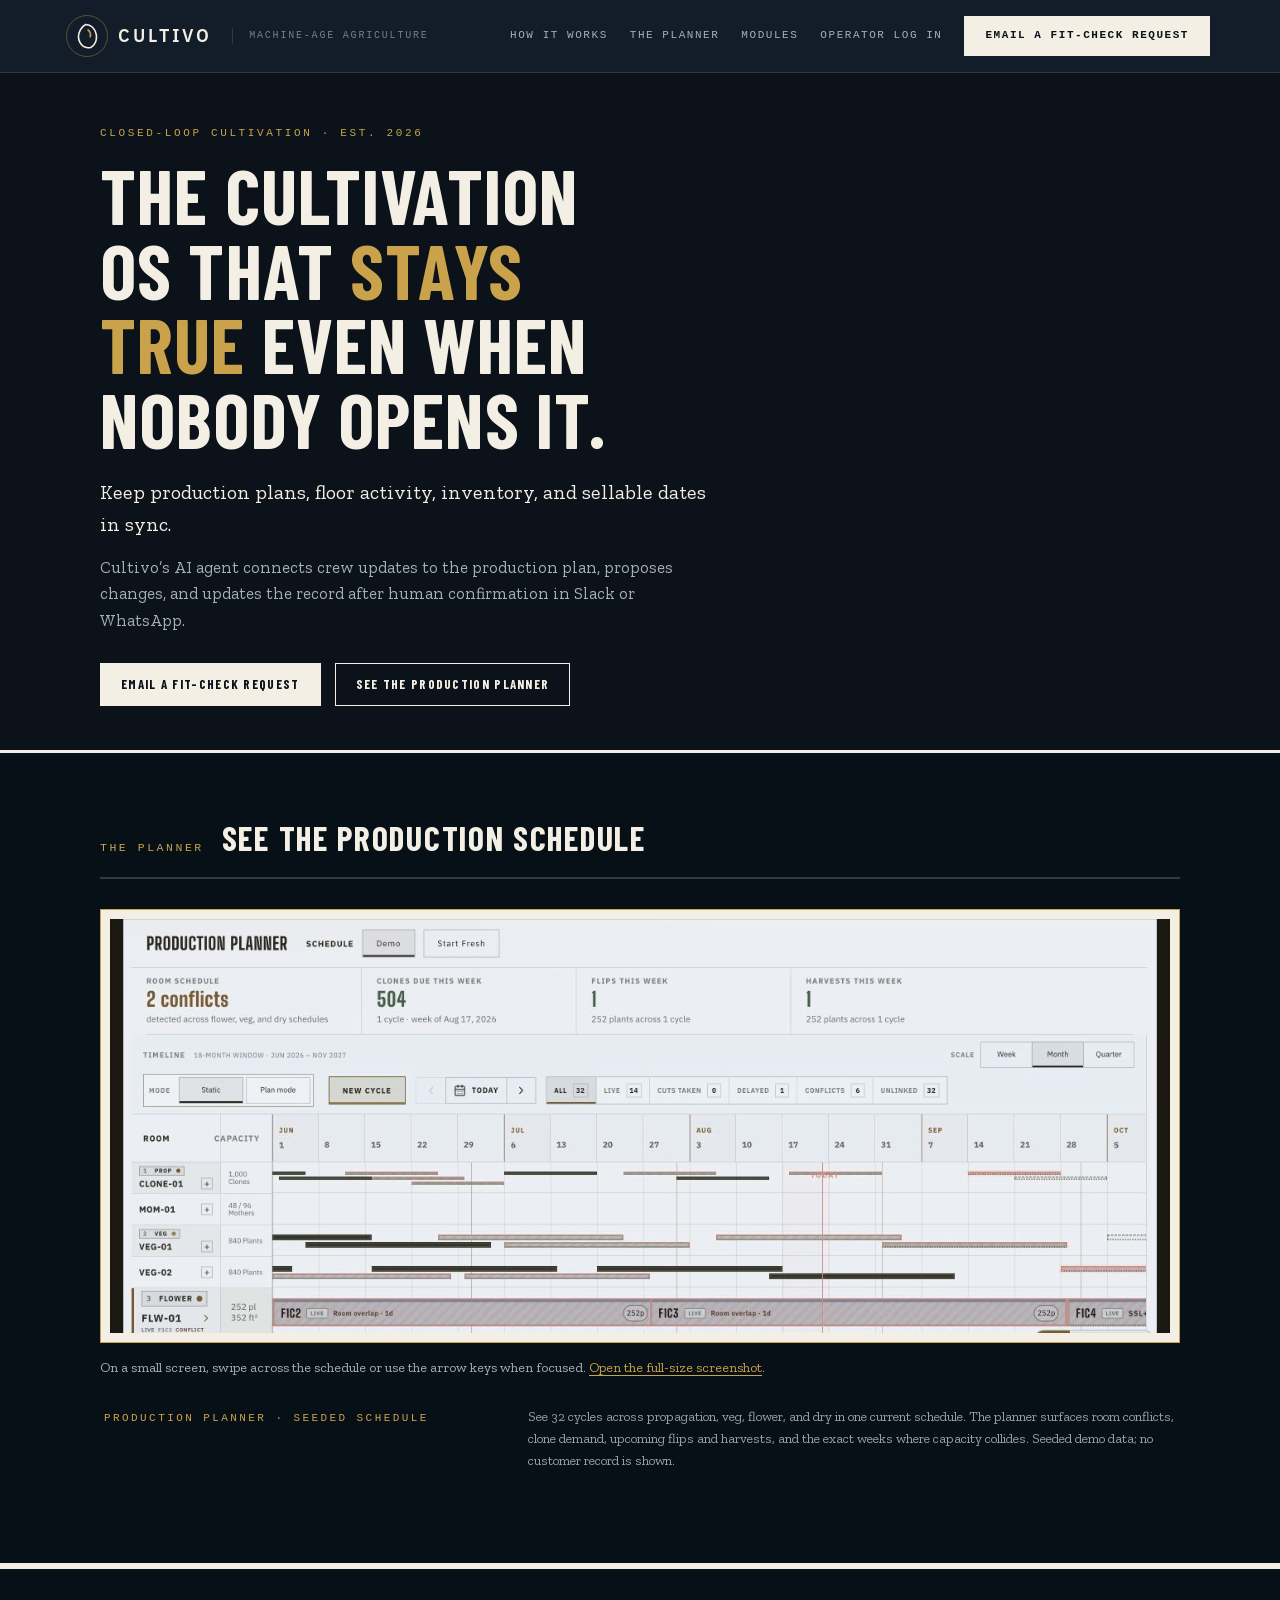
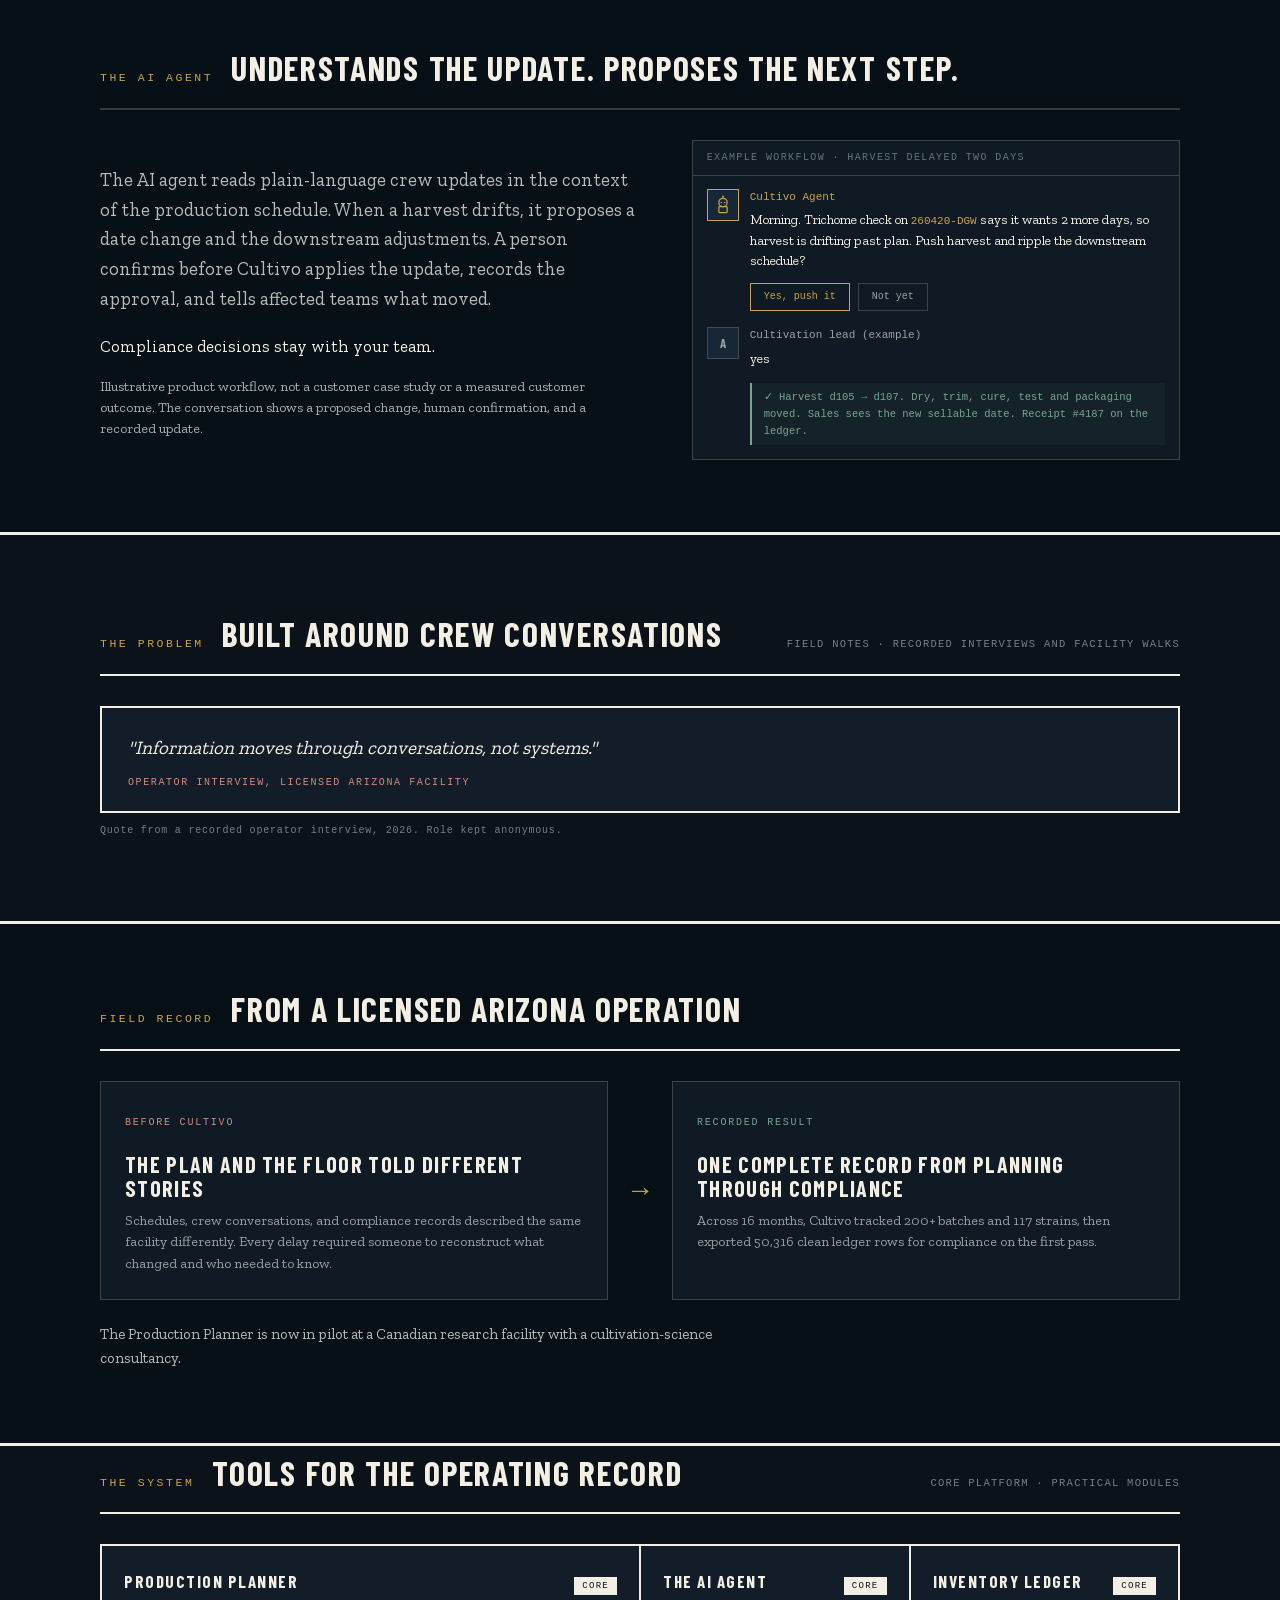
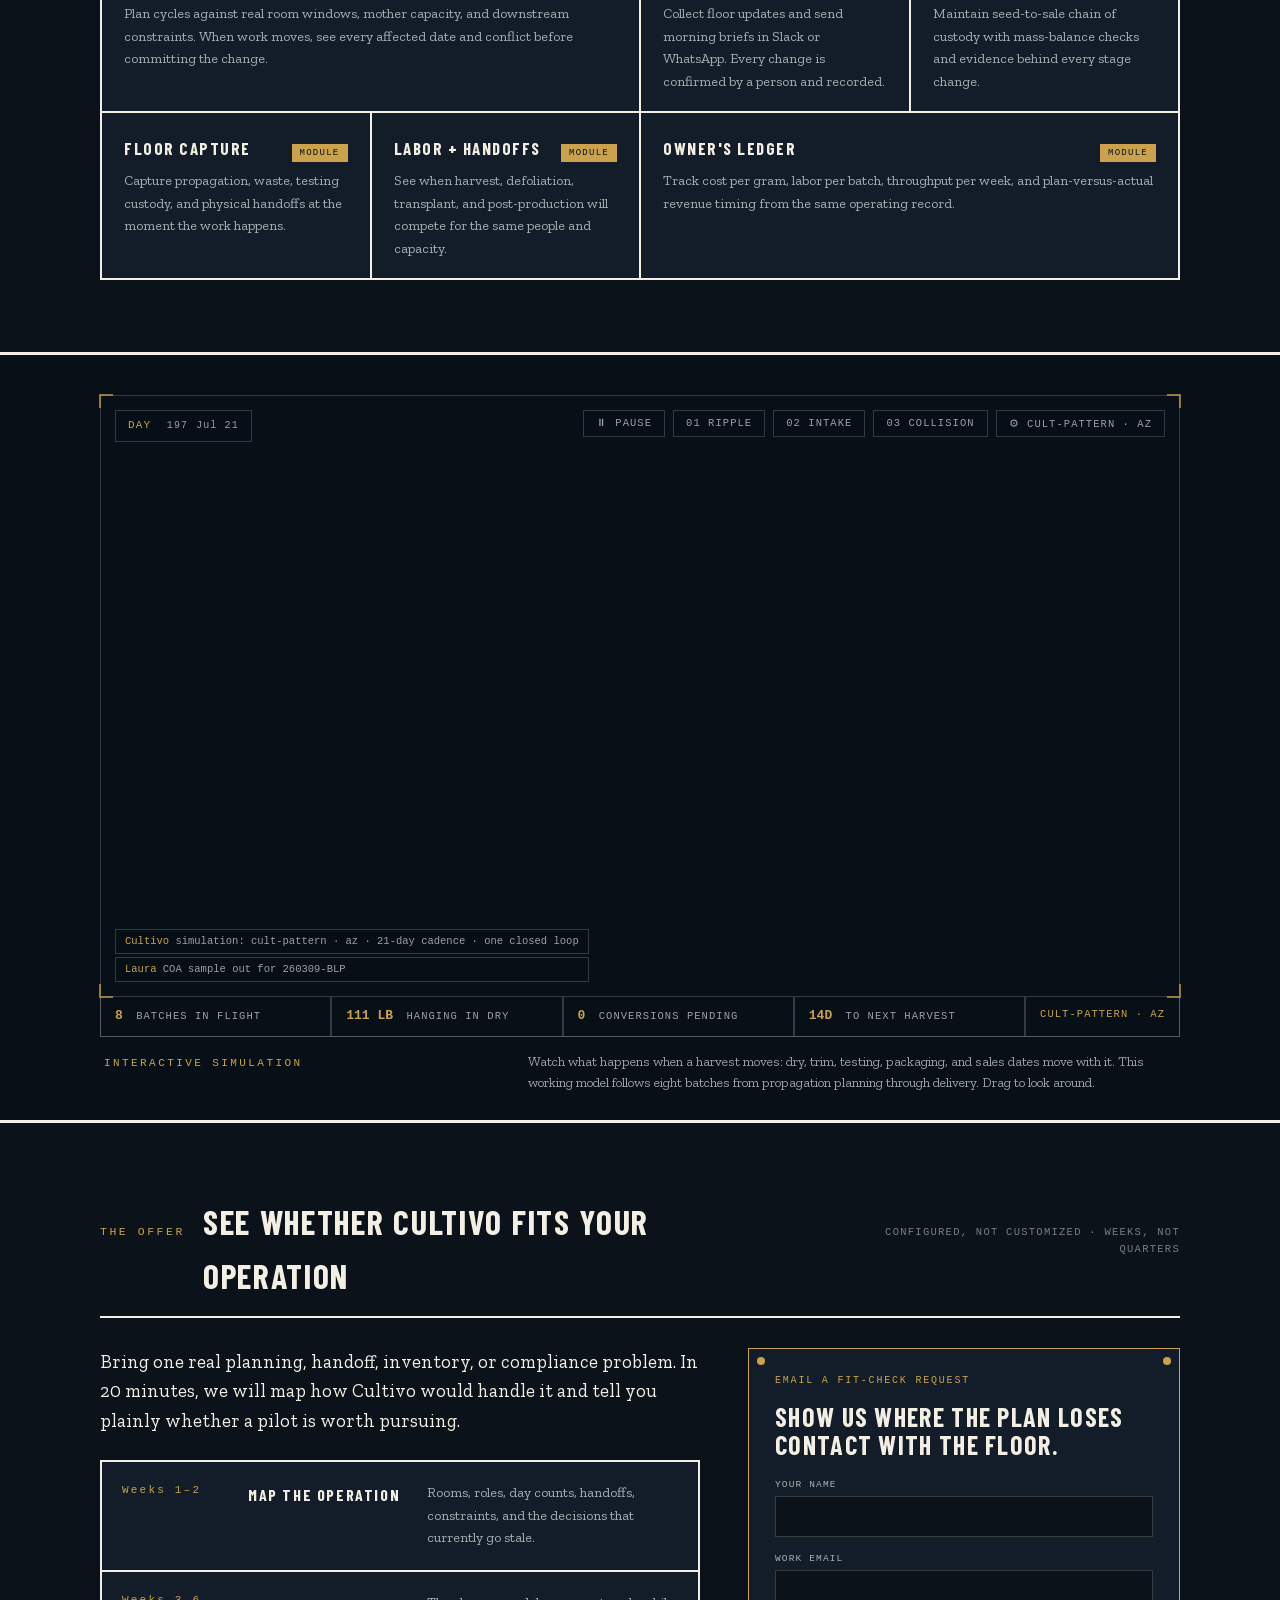
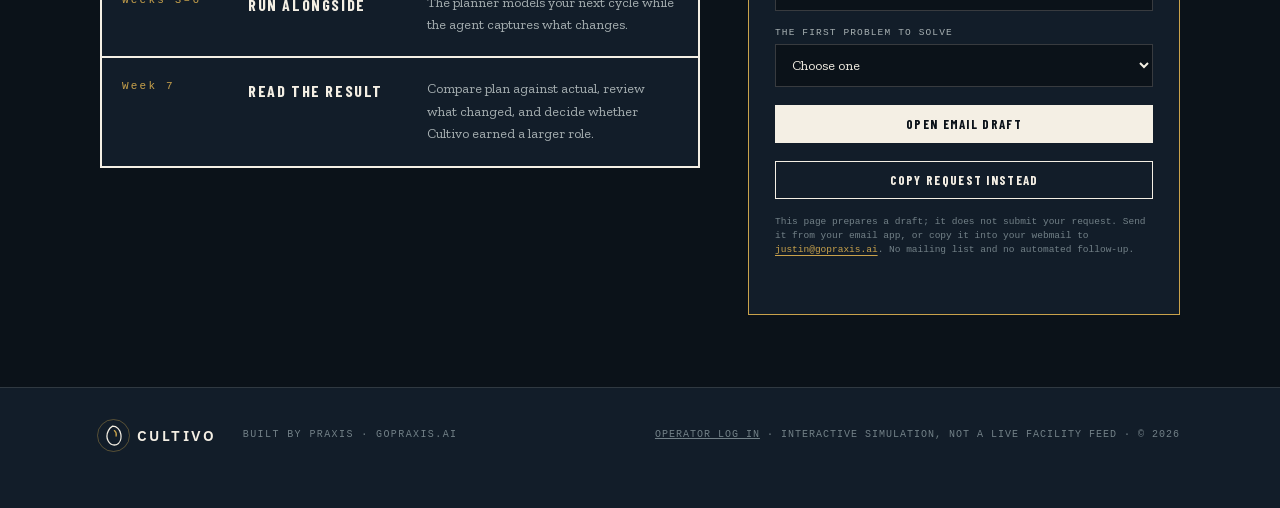
<file: index.html>
<!DOCTYPE html>
<html lang="en">
<head>
<meta charset="UTF-8" />
<meta name="viewport" content="width=device-width, initial-scale=1.0" />
<title>Cultivo — The cultivation OS that stays true even when nobody opens it</title>
<meta name="description" content="Cultivo keeps your cultivation plan, floor activity, inventory, and sellable dates in sync—without turning growers into data-entry clerks." />
<link rel="canonical" href="https://cultivo.ag/" />
<meta property="og:type" content="website" />
<meta property="og:url" content="https://cultivo.ag/" />
<meta property="og:title" content="Cultivo — machine-age agriculture" />
<meta property="og:description" content="Keep your cultivation plan, floor activity, inventory, and sellable dates in sync—without turning growers into data-entry clerks." />
<meta property="og:image" content="https://cultivo.ag/assets/cultivo-og.png" />
<meta name="twitter:card" content="summary_large_image" />
<meta name="twitter:title" content="Cultivo — machine-age agriculture" />
<meta name="twitter:description" content="Keep the plan current as the floor changes. Cultivo updates downstream teams and dates from one confirmed answer." />
<meta name="twitter:image" content="https://cultivo.ag/assets/cultivo-og.png" />
<link rel="icon" href="assets/cultivo-mark.svg" />
<link rel="stylesheet" href="styles.css?v=20260824-2">
</head>
<body>

<header><div class="shell mast">
  <a class="brand-lockup" href="index.html" aria-label="Cultivo home">
    <span class="cultivo-mark-frame" aria-hidden="true"><img src="assets/cultivo-mark.svg" alt=""></span>
    <span class="cultivo-wordmark">CULTIVO</span>
  </a>
  <span class="tag">Machine-age agriculture</span>
  <nav>
    <a href="#agent">How it works</a>
    <a href="#planner">The planner</a>
    <a href="#modules">Modules</a>
    <a href="https://app.cultivo.ag">Operator log in</a>
    <a class="cta" href="#walkthrough">Email a fit-check request</a>
  </nav>
</div></header>

<div class="shell hero">
  <div class="fig">Closed-loop cultivation · est. 2026</div>
  <h1>The cultivation OS that <em>stays true</em> even when nobody opens it.</h1>
  <p class="sub">Keep production plans, floor activity, inventory, and sellable dates in sync.</p>
  <p class="subsub">Cultivo’s AI agent connects crew updates to the production plan, proposes changes, and updates the record after human confirmation in Slack or WhatsApp.</p>
  <div class="ctas">
    <a class="cta" href="#walkthrough">Email a fit-check request</a>
    <a class="cta ghost" href="#planner">See the production planner</a>
  </div>
</div>

<!-- ============ PROOF ============ -->
<div class="proof-band" id="planner"><div class="shell">
  <div class="sec-head" style="border-color:var(--wire);"><span class="figno" style="color:var(--brass-lum)">The planner</span><h2 style="color:var(--lum)">See the production schedule</h2></div>
  <div class="planner-proof-frame" tabindex="0" role="region" aria-label="Planner screenshot; scroll horizontally on small screens" aria-describedby="planner-view-help">
    <span class="m-corner tl"></span><span class="m-corner tr"></span><span class="m-corner bl"></span><span class="m-corner br"></span>
    <img class="planner-shot planner-shot--light" src="assets/planner-schedule-live.jpg" alt="The current Cultivo Production Planner schedule showing 32 seeded cycles across propagation, veg, flower, and dry rooms, with live capacity and conflict indicators">
  </div>
  <p class="planner-view-help" id="planner-view-help">On a small screen, swipe across the schedule or use the arrow keys when focused. <a href="assets/planner-schedule-live.jpg">Open the full-size screenshot</a>.</p>
  <div class="m-caption-plate" style="margin-bottom:34px;">
    <span class="figno">Production Planner · seeded schedule</span>
    <span class="figtext">See 32 cycles across propagation, veg, flower, and dry in one current schedule. The planner surfaces room conflicts, clone demand, upcoming flips and harvests, and the exact weeks where capacity collides. Seeded demo data; no customer record is shown.</span>
  </div>
</div></div>

<!-- ============ THE AGENT ============ -->
<div class="agent-band" id="agent"><div class="shell">
  <div class="sec-head"><span class="figno" style="color:var(--brass-lum)">The AI agent</span><h2>Understands the update. Proposes the next step.</h2></div>
  <div class="agent-grid">
    <div>
      <p class="lede">The AI agent reads plain-language crew updates in the context of the production schedule. When a harvest drifts, it proposes a date change and the downstream adjustments. A person confirms before Cultivo applies the update, records the approval, and tells affected teams what moved.</p>
      <p>Compliance decisions stay with your team.</p>
      <p class="example-note">Illustrative product workflow, not a customer case study or a measured customer outcome. The conversation shows a proposed change, human confirmation, and a recorded update.</p>
    </div>
    <div class="slackmock">
      <div class="sm-head">Example workflow · harvest delayed two days</div>
      <div class="sm-msg">
        <span class="ava"><svg width="20" height="20" viewBox="0 0 24 24" fill="none" stroke="#C9A24B" stroke-width="1.5"><circle cx="12" cy="9" r="5"/><line x1="12" y1="1.5" x2="12" y2="4"/><circle cx="12" cy="1.5" r="1" fill="#C9A24B" stroke="none"/><rect x="7" y="14" width="10" height="7" rx="1"/><circle cx="10" cy="9" r="1" fill="#C9A24B" stroke="none"/><circle cx="14" cy="9" r="1" fill="#C9A24B" stroke="none"/></svg></span>
        <div class="bd"><div class="nm">Cultivo Agent</div>
        <div class="tx">Morning. Trichome check on <span class="mono">260420-DGW</span> says it wants 2 more days, so harvest is drifting past plan. Push harvest and ripple the downstream schedule?</div></div>
      </div>
      <div class="sm-actions"><span class="sm-chip on">Yes, push it</span><span class="sm-chip">Not yet</span></div>
      <div class="sm-msg">
        <span class="ava human">A</span>
        <div class="bd"><div class="nm human">Cultivation lead (example)</div><div class="tx">yes</div></div>
      </div>
      <div class="sm-receipt">✓ Harvest d105 → d107. Dry, trim, cure, test and packaging moved. Sales sees the new sellable date. Receipt #4187 on the ledger.</div>
    </div>
  </div>
</div></div>

<!-- ============ PROBLEM + LOOP ============ -->
<section class="paper problem-loop"><div class="shell">
  <div class="sec-head"><span class="figno">The problem</span><h2>Built around crew conversations</h2><span class="side">field notes · recorded interviews and facility walks</span></div>
  <div class="quotes" style="margin-top:26px;">
    <div class="q"><div class="qt">"Information moves through conversations, not systems."</div><div class="qa">Operator interview, licensed Arizona facility</div></div>
  </div>
  <p class="micro" style="font-family:var(--mono);font-size:10px;color:var(--faint);letter-spacing:.08em;margin-top:10px;">Quote from a recorded operator interview, 2026. Role kept anonymous.</p>
</div></section>

<!-- ============ FIELD RECORD ============ -->
<div class="proof-band"><div class="shell">
  <div class="sec-head"><span class="figno">Field record</span><h2>From a licensed Arizona operation</h2></div>
  <div class="case-shift">
    <article><span>Before Cultivo</span><h3>The plan and the floor told different stories</h3><p>Schedules, crew conversations, and compliance records described the same facility differently. Every delay required someone to reconstruct what changed and who needed to know.</p></article>
    <div class="case-arrow" aria-hidden="true">→</div>
    <article class="case-after"><span>Recorded result</span><h3>One complete record from planning through compliance</h3><p>Across 16 months, Cultivo tracked 200+ batches and 117 strains, then exported 50,316 clean ledger rows for compliance on the first pass.</p></article>
  </div>
  <p class="proof-line">The Production Planner is now in pilot at a Canadian research facility with a cultivation-science consultancy.</p>
</div></div>

<!-- ============ MODULES ============ -->
<section class="paper" id="modules" style="padding-top:0;"><div class="shell">
  <div class="sec-head"><span class="figno">The system</span><h2>Tools for the operating record</h2><span class="side">core platform · practical modules</span></div>
  <div class="bento" style="margin-top:26px;">
    <div class="mod wide"><div class="mh"><h3>Production Planner</h3><span class="mtag core">Core</span></div><p>Plan cycles against real room windows, mother capacity, and downstream constraints. When work moves, see every affected date and conflict before committing the change.</p></div>
    <div class="mod"><div class="mh"><h3>The AI Agent</h3><span class="mtag core">Core</span></div><p>Collect floor updates and send morning briefs in Slack or WhatsApp. Every change is confirmed by a person and recorded.</p></div>
    <div class="mod"><div class="mh"><h3>Inventory Ledger</h3><span class="mtag core">Core</span></div><p>Maintain seed-to-sale chain of custody with mass-balance checks and evidence behind every stage change.</p></div>
    <div class="mod"><div class="mh"><h3>Floor Capture</h3><span class="mtag">Module</span></div><p>Capture propagation, waste, testing custody, and physical handoffs at the moment the work happens.</p></div>
    <div class="mod"><div class="mh"><h3>Labor + Handoffs</h3><span class="mtag">Module</span></div><p>See when harvest, defoliation, transplant, and post-production will compete for the same people and capacity.</p></div>
    <div class="mod wide"><div class="mh"><h3>Owner's Ledger</h3><span class="mtag">Module</span></div><p>Track cost per gram, labor per batch, throughput per week, and plan-versus-actual revenue timing from the same operating record.</p></div>
  </div>
</div></section>

<!-- ============ THE MACHINE ============ -->
<div class="machine-band" id="machine-sec"><div class="shell">
  <div class="machine-frame">
    <span class="m-corner tl"></span><span class="m-corner tr"></span><span class="m-corner bl"></span><span class="m-corner br"></span>
    <div class="m-clock">DAY <span id="mday">0</span><span id="mdate"></span></div>
    <div class="m-controls">
      <button class="m-btn" id="mplay">⏸ pause</button>
      <button class="m-btn chbtn" data-ch="ripple">01 ripple</button>
      <button class="m-btn chbtn" data-ch="intake">02 intake</button>
      <button class="m-btn chbtn" data-ch="collision">03 collision</button>
      <button class="m-btn" id="mfac"></button>
    </div>
    <canvas id="machine"></canvas>
    <div id="mcap"><div class="ce" id="mcapE"></div><div class="ct" id="mcapT"></div></div>
    <div id="mdm"><div class="dm-card">
      <div class="dm-head">
        <svg width="18" height="18" viewBox="0 0 24 24" fill="none" stroke="#C9A24B" stroke-width="1.5">
          <circle cx="12" cy="9" r="5"/><line x1="12" y1="1.5" x2="12" y2="4"/><circle cx="12" cy="1.5" r="1" fill="#C9A24B" stroke="none"/>
          <rect x="7" y="14" width="10" height="7" rx="1"/><circle cx="10" cy="9" r="1" fill="#C9A24B" stroke="none"/><circle cx="14" cy="9" r="1" fill="#C9A24B" stroke="none"/>
        </svg>
        <span class="dm-who" id="mdmWho"></span><span class="dm-chan">slack · dm</span>
      </div>
      <div class="dm-body" id="mdmBody"></div>
      <div class="dm-actions" id="mdmActions"><button class="dm-btn yes" id="mdmYes">Yes</button><button class="dm-btn" id="mdmNo">Not yet</button></div>
      <div class="dm-done" id="mdmDone"></div>
    </div></div>
    <div id="mfeed"></div>
  </div>
  <div id="mkpi"></div>
  <div class="m-caption-plate">
    <span class="figno">Interactive simulation</span>
    <span class="figtext">Watch what happens when a harvest moves: dry, trim, testing, packaging, and sales dates move with it. This working model follows eight batches from propagation planning through delivery. Drag to look around.</span>
  </div>
</div></div>

<!-- ============ PILOT ============ -->
<section class="paper pilot" id="walkthrough"><div class="shell">
  <div class="sec-head"><span class="figno">The offer</span><h2>See whether Cultivo fits your operation</h2><span class="side">configured, not customized · weeks, not quarters</span></div>
  <div class="walkthrough-grid">
    <div>
      <p class="lede">Bring one real planning, handoff, inventory, or compliance problem. In 20 minutes, we will map how Cultivo would handle it and tell you plainly whether a pilot is worth pursuing.</p>
      <div class="steps">
        <div class="st"><span class="sn">Weeks 1–2</span><h3>Map the operation</h3><p>Rooms, roles, day counts, handoffs, constraints, and the decisions that currently go stale.</p></div>
        <div class="st"><span class="sn">Weeks 3–6</span><h3>Run alongside</h3><p>The planner models your next cycle while the agent captures what changes.</p></div>
        <div class="st"><span class="sn">Week 7</span><h3>Read the result</h3><p>Compare plan against actual, review what changed, and decide whether Cultivo earned a larger role.</p></div>
      </div>
    </div>
    <form class="walkthrough-form" id="walkthroughForm">
      <span class="form-kicker">Email a fit-check request</span>
      <h3>Show us where the plan loses contact with the floor.</h3>
      <label>Your name<input id="leadName" name="name" autocomplete="name" maxlength="100" required></label>
      <label>Work email<input id="leadEmail" name="email" type="email" autocomplete="email" maxlength="254" required></label>
      <label>The first problem to solve
        <select id="leadChallenge" name="challenge" required>
          <option value="">Choose one</option>
          <option>Planning drift and room capacity</option>
          <option>Inventory and sellable dates</option>
          <option>Labor and production handoffs</option>
          <option>Compliance and record integrity</option>
          <option>I need help finding the gap</option>
        </select>
      </label>
      <button class="cta" type="submit">Open email draft</button>
      <button class="cta ghost" id="copyRequest" type="button">Copy request instead</button>
      <label id="requestPreviewLabel" hidden>Request text<textarea id="requestPreview" rows="7" readonly></textarea></label>
      <p class="form-note">This page prepares a draft; it does not submit your request. Send it from your email app, or copy it into your webmail to <a href="mailto:justin@gopraxis.ai">justin@gopraxis.ai</a>. No mailing list and no automated follow-up.</p>
      <p class="form-status" id="walkthroughStatus" aria-live="polite"></p>
    </form>
  </div>
</div></section>

<footer><div class="shell foot">
  <a class="brand-lockup brand-lockup--compact" href="index.html" aria-label="Cultivo home">
    <span class="cultivo-mark-frame" aria-hidden="true"><img src="assets/cultivo-mark.svg" alt=""></span>
    <span class="cultivo-wordmark">CULTIVO</span>
  </a>
  <span class="fnote">Built by Praxis · gopraxis.ai</span>
  <span class="right"><a href="https://app.cultivo.ag" style="color:inherit;">Operator log in</a> · Interactive simulation, not a live facility feed · © 2026</span>
</div></footer>

<script src="app.js"></script>




</body>
</html>
</file>
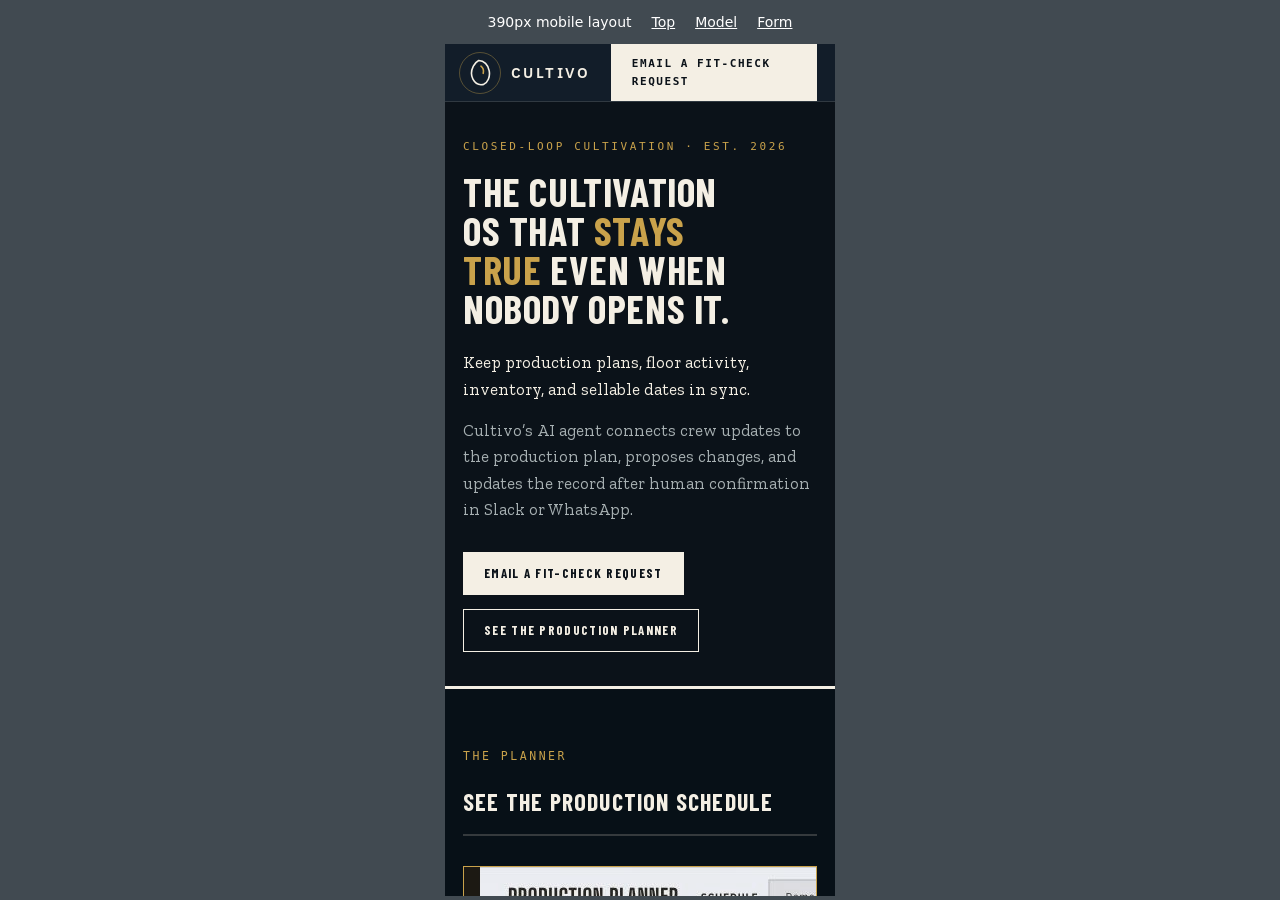
<file: tests/responsive.html>
<!doctype html><html lang="en"><meta charset="utf-8"><meta name="viewport" content="width=device-width,initial-scale=1"><title>Cultivo responsive review — 390px</title><style>body{margin:0;background:#414a51;color:white;font:14px system-ui}header{height:44px;display:flex;justify-content:center;align-items:center;gap:20px}a{color:white}iframe{display:block;width:390px;height:calc(100vh - 48px);border:0;margin:auto;background:#0b1219}</style><header>390px mobile layout <a href="../index.html" target="mobile">Top</a><a href="../index.html#machine-sec" target="mobile">Model</a><a href="../index.html#walkthrough" target="mobile">Form</a></header><iframe src="../index.html" name="mobile" title="390px Cultivo landing page"></iframe></html>
</file>
<file: styles.css>
@import url('https://fonts.googleapis.com/css2?family=IBM+Plex+Sans:wght@600&display=swap');
  @font-face{font-family:'Barlow Condensed';font-style:normal;font-weight:700;font-display:swap;
    src:url(assets/fonts/barlow-condensed-700.woff2) format('woff2');}
  @font-face{font-family:'Zilla Slab';font-style:normal;font-weight:400;font-display:swap;
    src:url(assets/fonts/zilla-slab-400.woff2) format('woff2');}
  @font-face{font-family:'Zilla Slab';font-style:normal;font-weight:700;font-display:swap;
    src:url(assets/fonts/zilla-slab-700.woff2) format('woff2');}
  :root{
    --paper:#0B1219; --paper2:#121D29; --paper3:#182735; --ink:#F4EFE4; --ink-soft:#A7B0B2; --faint:#728087;
    --brass:#C9A24B; --brass-lum:#C9A24B; --copper:#D7887E; --obsidian:#071017; --ob2:#101A24;
    --lum:#F4EFE4; --lum-soft:#98A1A4; --line:rgba(232,226,212,.14); --wire:rgba(232,226,212,.2); --stamp:#D7887E;
    --mother:#C9A24B; --veg:#77A58E; --flower:#D7887E; --ship:#7DA6B7;
    --disp:'Barlow Condensed','Avenir Next Condensed','Arial Narrow','Helvetica Neue',sans-serif;
    --serif:'Zilla Slab','Rockwell','Rockwell Nova',Georgia,serif;
    --mono:ui-monospace,'SF Mono',Menlo,Consolas,monospace;
  }
  *{box-sizing:border-box}
  html{scroll-behavior:smooth}
  body{margin:0;background:var(--paper);color:var(--ink);font-family:var(--serif);font-size:16.5px;line-height:1.6;}
  .shell{max-width:1140px;margin:0 auto;padding:0 30px;}
  .dispcaps{font-family:var(--disp);font-weight:600;text-transform:uppercase;}
  .monolabel{font-family:var(--mono);font-size:11px;letter-spacing:.2em;text-transform:uppercase;}

  /* data plate device */
  .plate{position:relative;border:1.5px solid var(--ink);background:var(--paper2);padding:7px 16px;display:inline-block;}
  .plate.rivets::before,.plate.rivets::after{content:'';position:absolute;width:4px;height:4px;border-radius:50%;background:var(--brass);top:calc(50% - 2px);}
  .plate.rivets::before{left:5px}.plate.rivets::after{right:5px}

  /* ============ masthead ============ */
  header{border-bottom:1px solid var(--line);background:var(--paper2);}
  .mast{display:flex;align-items:center;gap:20px;padding:16px 0;}
  .brand-lockup{display:inline-flex;align-items:center;gap:14px;color:var(--ink);text-decoration:none;flex:none;}
  .cultivo-mark-frame{position:relative;width:34px;height:34px;display:inline-flex;align-items:center;justify-content:center;flex:none;}
  .cultivo-mark-frame::before{content:'';position:absolute;inset:-4px;border:1px solid rgba(201,162,75,.38);border-radius:999px;}
  .cultivo-mark-frame img{display:block;width:23px;height:27px;object-fit:contain;}
  .cultivo-wordmark{font-family:'IBM Plex Sans',-apple-system,system-ui,sans-serif;font-size:18px;font-weight:600;letter-spacing:.16em;line-height:1;color:var(--ink);}
  .brand-lockup:hover .cultivo-mark-frame::before{border-color:rgba(201,162,75,.72);}
  .brand-lockup--compact{gap:10px;}
  .brand-lockup--compact .cultivo-mark-frame{width:27px;height:27px;}
  .brand-lockup--compact .cultivo-mark-frame::before{inset:-3px;}
  .brand-lockup--compact .cultivo-mark-frame img{width:18px;height:21px;}
  .brand-lockup--compact .cultivo-wordmark{font-size:15px;}
  .wordmark{font-family:var(--disp);font-weight:700;font-size:26px;letter-spacing:.34em;text-transform:uppercase;color:var(--ink);display:inline-flex;align-items:center;gap:12px;}
  .wordmark::after{content:'';width:6px;height:6px;border-radius:50%;background:var(--brass);flex:none;}
  .wordmark span{color:inherit;}
  .mast .tag{font-family:var(--mono);font-size:10px;letter-spacing:.18em;text-transform:uppercase;color:var(--faint);border-left:1.5px solid var(--line);padding-left:16px;}
  .mast nav{margin-left:auto;display:flex;gap:22px;align-items:center;}
  .mast nav a{font-family:var(--mono);font-size:11px;letter-spacing:.14em;text-transform:uppercase;color:var(--ink-soft);text-decoration:none;}
  .mast nav a:hover{color:var(--brass);}
  .cta{font-family:var(--disp);font-weight:600;letter-spacing:.1em;text-transform:uppercase;font-size:13px;
    background:var(--ink);color:var(--paper);padding:10px 20px;text-decoration:none;border:1.5px solid var(--ink);}
  .cta:hover{background:var(--stamp);border-color:var(--stamp);}
  .cta.ghost{background:transparent;color:var(--ink);}
  .cta.ghost:hover{background:var(--ink);color:var(--paper);}
  .text-link{font-family:var(--mono);font-size:10.5px;letter-spacing:.12em;text-transform:uppercase;color:var(--brass);text-decoration:none;border-bottom:1px solid transparent;padding:7px 0;}
  .text-link:hover{border-bottom-color:var(--brass);}

  /* ============ hero ============ */
  .hero{padding:52px 30px 44px;position:relative;}
  .hero .fig{font-family:var(--mono);font-size:11px;letter-spacing:.24em;color:var(--brass);text-transform:uppercase;}
  .hero h1{font-family:var(--disp);font-weight:700;font-size:clamp(40px,6vw,76px);line-height:.98;letter-spacing:.015em;text-transform:uppercase;margin:16px 0 20px;max-width:17ch;text-wrap:balance;}
  .hero h1 em{font-style:normal;color:var(--brass);}
  .hero .sub{font-size:20px;max-width:56ch;color:var(--ink);margin:0 0 14px;}
  .hero .sub b{font-weight:700;}
  .hero .subsub{max-width:60ch;color:var(--ink-soft);margin:0 0 30px;}
  .hero .ctas{display:flex;gap:14px;flex-wrap:wrap;align-items:center;}
  .heroplate{position:absolute;right:30px;top:86px;width:250px;border:2px solid var(--ink);background:var(--paper2);padding:0;display:none;}
  @media(min-width:1000px){.heroplate{display:block}}
  .heroplate .hp-head{border-bottom:1.5px solid var(--ink);padding:8px 14px;font-family:var(--disp);font-weight:700;letter-spacing:.2em;font-size:13px;text-transform:uppercase;display:flex;justify-content:space-between;align-items:center;}
  .heroplate .hp-head i{width:5px;height:5px;border-radius:50%;background:var(--brass);}
  .heroplate .hp-row{display:flex;justify-content:space-between;padding:7px 14px;border-bottom:1px solid var(--line);font-family:var(--mono);font-size:10.5px;letter-spacing:.08em;text-transform:uppercase;}
  .heroplate .hp-row:last-child{border-bottom:none;}
  .heroplate .hp-row span:last-child{color:var(--copper);}

  /* ============ client outcomes + early proof ============ */
  .outcome-band{padding:58px 0 0;background:var(--paper2);border-top:1px solid var(--line);}
  .outcome-head{margin-bottom:22px;}
  .outcome-grid{display:grid;grid-template-columns:repeat(3,1fr);gap:2px;background:var(--line);border:1px solid var(--line);}
  .outcome-card{background:var(--paper2);padding:26px 24px 24px;min-height:210px;}
  .outcome-no{font-family:var(--mono);font-size:10px;letter-spacing:.18em;color:var(--brass);}
  .outcome-card h3{font-family:var(--disp);font-size:24px;line-height:1.05;letter-spacing:.06em;text-transform:uppercase;margin:34px 0 10px;max-width:15ch;}
  .outcome-card p{margin:0;color:var(--ink-soft);font-size:15px;line-height:1.5;max-width:34ch;}
  .proof-rail{display:grid;grid-template-columns:repeat(4,minmax(105px,1fr)) minmax(230px,1.45fr);align-items:stretch;margin-top:24px;border:1px solid var(--wire);border-bottom:0;background:var(--paper);}
  .proof-rail>div{padding:18px 20px;border-right:1px solid var(--wire);}
  .proof-rail b{display:block;font:700 27px/1 var(--disp);letter-spacing:.03em;color:var(--brass);font-variant-numeric:tabular-nums;}
  .proof-rail span{display:block;margin-top:6px;font:9px/1.45 var(--mono);letter-spacing:.12em;text-transform:uppercase;color:var(--faint);}
  .proof-rail p{margin:0;padding:17px 20px;display:flex;flex-direction:column;justify-content:center;color:var(--ink);font-size:14px;line-height:1.35;}
  .proof-rail p span{margin:0 0 5px;color:var(--brass);}

  /* ============ homepage value handoff ============ */

  /* ============ machine section ============ */
  .machine-band{background:var(--obsidian);border-top:3px solid var(--ink);border-bottom:3px solid var(--ink);padding:40px 0 26px;}
  .machine-frame{position:relative;border:1.5px solid var(--wire);background:radial-gradient(60% 80% at 50% 40%, #071017 0%, var(--obsidian) 100%);}
  #machine{display:block;width:100%;height:600px;cursor:grab;}
  #machine.dragging{cursor:grabbing;}
  .m-corner{position:absolute;width:14px;height:14px;border:2px solid var(--brass-lum);opacity:.7;}
  .m-corner.tl{top:-2px;left:-2px;border-right:none;border-bottom:none;}
  .m-corner.tr{top:-2px;right:-2px;border-left:none;border-bottom:none;}
  .m-corner.bl{bottom:-2px;left:-2px;border-right:none;border-top:none;}
  .m-corner.br{bottom:-2px;right:-2px;border-left:none;border-top:none;}
  .m-controls{position:absolute;top:14px;right:14px;display:flex;gap:8px;z-index:5;}
  .m-btn{font-family:var(--mono);font-size:10.5px;letter-spacing:.1em;text-transform:uppercase;color:var(--lum-soft);
    background:rgba(7,16,23,.8);border:1px solid var(--wire);padding:6px 12px;cursor:pointer;}
  .m-btn:hover{color:var(--brass-lum);border-color:var(--brass-lum);}
  .m-clock{position:absolute;top:14px;left:14px;z-index:5;font-family:var(--mono);font-size:11px;letter-spacing:.1em;color:var(--brass-lum);
    background:rgba(7,16,23,.8);border:1px solid var(--wire);padding:6px 12px;font-variant-numeric:tabular-nums;}
  .m-clock span{color:var(--lum-soft);margin-left:8px;font-size:10px;}
  #mfeed{position:absolute;left:14px;bottom:14px;z-index:5;display:flex;flex-direction:column-reverse;gap:3px;max-width:min(560px,80%);}
  #mfeed .ev{font-family:var(--mono);font-size:10.5px;color:var(--lum-soft);background:rgba(7,16,23,.85);border:1px solid var(--wire);padding:3px 9px;
    white-space:nowrap;overflow:hidden;text-overflow:ellipsis;}
  #mfeed .ev .who{color:var(--brass-lum);}
  #mcap{position:absolute;left:50%;bottom:64px;transform:translateX(-50%);z-index:6;max-width:600px;width:calc(100% - 48px);
    background:rgba(7,16,23,.92);border:1px solid var(--brass-lum);padding:13px 20px;text-align:center;opacity:0;transition:opacity .45s;pointer-events:none;}
  #mcap.show{opacity:1;}
  #mcap .ce{font-family:var(--mono);font-size:9.5px;letter-spacing:.24em;text-transform:uppercase;color:var(--brass-lum);margin-bottom:4px;}
  #mcap .ct{font-family:var(--serif);font-size:15px;line-height:1.5;color:var(--lum);text-wrap:balance;}
  #mdm{position:absolute;right:16px;top:56px;z-index:7;width:296px;opacity:0;transform:translateY(-8px);transition:all .4s;pointer-events:none;}
  #mdm.show{opacity:1;transform:none;pointer-events:auto;}
  .dm-card{background:#101A24;border:1px solid var(--brass-lum);overflow:hidden;box-shadow:0 14px 44px rgba(0,0,0,.65);}
  .dm-head{display:flex;align-items:center;gap:9px;padding:8px 12px;border-bottom:1px solid var(--wire);background:#121D29;}
  .dm-head svg{flex:none}
  .dm-who{font-family:var(--mono);font-size:10.5px;letter-spacing:.06em;color:var(--lum);}
  .dm-chan{margin-left:auto;font-family:var(--mono);font-size:8.5px;color:#64747A;letter-spacing:.12em;text-transform:uppercase;}
  .dm-body{padding:11px 13px;font-size:13px;line-height:1.5;color:var(--lum);font-family:var(--serif);}
  .dm-body .mono{font-family:var(--mono);font-size:11px;color:var(--brass-lum);}
  .dm-actions{display:flex;gap:8px;padding:0 13px 11px;}
  .dm-btn{flex:1;font-family:var(--mono);font-size:10.5px;letter-spacing:.08em;padding:7px 0;border:1px solid var(--wire);background:transparent;color:var(--lum-soft);cursor:pointer;}
  .dm-btn.yes{border-color:var(--brass-lum);color:var(--brass-lum);}
  .dm-btn.yes.armed{background:var(--brass-lum);color:#071017;font-weight:700;}
  .dm-done{padding:0 13px 11px;font-family:var(--mono);font-size:10.5px;color:#77A58E;display:none;}
  #mkpi{display:flex;gap:2px;background:var(--wire);border:1px solid var(--wire);border-top:none;flex-wrap:wrap;}
  #mkpi span{flex:1 1 140px;background:var(--obsidian);color:var(--lum-soft);font-family:var(--mono);font-size:10.5px;letter-spacing:.1em;text-transform:uppercase;padding:9px 14px;white-space:nowrap;}
  #mkpi span b{color:var(--brass-lum);font-size:13px;letter-spacing:0;font-variant-numeric:tabular-nums;margin-right:6px;}
  #mkpi .kfac{flex:0 1 auto;color:var(--brass-lum);text-align:right;}
  .m-btn.chbtn.on{color:var(--brass-lum);border-color:var(--brass-lum);background:rgba(201,162,75,.08);}
  .m-caption-plate{display:flex;justify-content:space-between;gap:18px;align-items:baseline;padding:14px 4px 0;color:var(--lum-soft);flex-wrap:wrap;}
  .m-caption-plate .figno{font-family:var(--mono);font-size:11px;letter-spacing:.22em;color:var(--brass-lum);text-transform:uppercase;}
  .m-caption-plate .figtext{font-size:13.5px;max-width:72ch;}

  /* ============ paper sections ============ */
  section.paper{padding:72px 0;}
  .sec-head{display:flex;align-items:baseline;gap:18px;border-bottom:2px solid var(--ink);padding-bottom:12px;margin-bottom:30px;}
  .sec-head .figno{font-family:var(--mono);font-size:11.5px;letter-spacing:.22em;color:var(--brass);text-transform:uppercase;white-space:nowrap;}
  .sec-head h2{font-family:var(--disp);font-weight:700;font-size:clamp(24px,3.2vw,34px);letter-spacing:.05em;text-transform:uppercase;margin:0;}
  .sec-head .side{margin-left:auto;font-family:var(--mono);font-size:10.5px;color:var(--faint);letter-spacing:.12em;text-transform:uppercase;text-align:right;}
  .lede{font-size:18.5px;max-width:64ch;color:var(--ink);}

  .quotes{display:grid;grid-template-columns:repeat(auto-fit,minmax(280px,1fr));gap:2px;background:var(--ink);border:2px solid var(--ink);}
  .quotes--compact{grid-template-columns:repeat(2,1fr);}
  .q{background:var(--paper2);padding:26px 26px 20px;display:flex;flex-direction:column;gap:14px;}
  .q .qt{font-size:19px;line-height:1.45;font-style:italic;}
  .q .qa{font-family:var(--mono);font-size:10px;letter-spacing:.16em;text-transform:uppercase;color:var(--copper);margin-top:auto;}

  .loop{display:grid;grid-template-columns:1fr auto 1fr auto 1fr;gap:0;align-items:stretch;margin-top:8px;}
  .loop .lp{border:2px solid var(--ink);background:var(--paper2);padding:22px 22px 18px;position:relative;}
  .loop .lp h3{font-family:var(--disp);font-weight:700;font-size:19px;letter-spacing:.14em;text-transform:uppercase;margin:0 0 8px;color:var(--brass);}
  .loop .lp p{margin:0;font-size:14.5px;color:var(--ink-soft);}
  .loop .arrow{display:flex;align-items:center;padding:0 10px;font-size:26px;color:var(--brass);}
  .loop-return{text-align:center;font-family:var(--mono);font-size:11px;letter-spacing:.18em;text-transform:uppercase;color:var(--faint);margin-top:14px;}
  .problem-loop .loop-head{margin-top:52px;}
  @media(max-width:860px){.loop{grid-template-columns:1fr}.loop .arrow{justify-content:center;transform:rotate(90deg);padding:6px 0;}}

  /* agent band */
  .agent-band{background:var(--obsidian);border-top:3px solid var(--ink);border-bottom:3px solid var(--ink);color:var(--lum);padding:72px 0;}
  .agent-grid{display:grid;grid-template-columns:1.05fr .95fr;gap:52px;align-items:center;}
  @media(max-width:900px){.agent-grid{grid-template-columns:1fr}}
  .agent-band .sec-head{border-color:var(--wire);}
  .agent-band h2{color:var(--lum);}
  .agent-band .lede{color:#B8BBB7;}
  .agent-band ul{padding-left:20px;color:#B8BBB7;font-size:15px;max-width:56ch;}
  .agent-band li{margin:9px 0;}
  .agent-band li b{color:var(--lum);}
  .slackmock{border:1px solid var(--wire);background:#101A24;}
  .slackmock .sm-head{padding:9px 14px;border-bottom:1px solid var(--wire);font-family:var(--mono);font-size:10px;letter-spacing:.14em;color:#64747A;text-transform:uppercase;display:flex;gap:8px;align-items:center;}
  .sm-msg{display:flex;gap:11px;padding:13px 14px 4px;}
  .sm-msg .ava{flex:none;width:32px;height:32px;border:1px solid var(--brass-lum);background:#182735;display:flex;align-items:center;justify-content:center;}
  .sm-msg .ava.human{border-color:var(--wire);font-family:var(--disp);font-weight:700;color:var(--lum-soft);font-size:13px;}
  .sm-msg .bd .nm{font-family:var(--mono);font-size:11px;color:var(--brass-lum);margin-bottom:3px;}
  .sm-msg .bd .nm.human{color:var(--lum-soft);}
  .sm-msg .bd .tx{font-size:13.5px;line-height:1.5;color:var(--lum);}
  .sm-msg .bd .tx .mono{font-family:var(--mono);font-size:11px;color:var(--brass-lum);}
  .sm-actions{display:flex;gap:8px;padding:9px 14px 3px 57px;}
  .sm-chip{font-family:var(--mono);font-size:10px;padding:5px 13px;border:1px solid var(--wire);color:var(--lum-soft);}
  .sm-chip.on{border-color:var(--brass-lum);color:var(--brass-lum);}
  .sm-receipt{margin:11px 14px 14px 57px;border-left:2px solid #77A58E;padding:6px 12px;font-family:var(--mono);font-size:10.5px;color:#77A58E;background:rgba(119,165,142,.05);}

  .sr-only{position:absolute!important;width:1px!important;height:1px!important;padding:0!important;margin:-1px!important;overflow:hidden!important;clip:rect(0,0,0,0)!important;white-space:nowrap!important;border:0!important;}

  /* schematic */
  .schewrap{border:2px solid var(--ink);background:var(--paper2);padding:26px;overflow-x:auto;}
  .schewrap svg{display:block;min-width:760px;width:100%;height:auto;}
  .legend{margin-top:0;border:2px solid var(--ink);border-top:none;}
  .facility-detail{border:2px solid var(--ink);border-top:0;background:var(--paper2);}
  .facility-detail summary{cursor:pointer;list-style:none;padding:14px 18px;font:10px var(--mono);letter-spacing:.15em;text-transform:uppercase;color:var(--brass);display:flex;justify-content:space-between;align-items:center;}
  .facility-detail summary::-webkit-details-marker{display:none;}
  .facility-detail summary::after{content:'+';font-size:18px;line-height:1;color:var(--ink);}
  .facility-detail[open] summary::after{content:'−';}
  .facility-detail .legend{border:0;border-top:1px solid var(--line);}
  table.legend{border-collapse:collapse;width:100%;font-size:13.5px;background:var(--paper2);}
  .legend th{font-family:var(--mono);font-size:10px;letter-spacing:.16em;text-transform:uppercase;text-align:left;padding:9px 14px;border-bottom:2px solid var(--ink);background:var(--paper3);}
  .legend td{padding:8px 14px;border-bottom:1px solid var(--line);vertical-align:top;}
  .legend tr:last-child td{border-bottom:none;}
  .legend .no{font-family:var(--mono);color:var(--brass);font-size:12px;}
  .legend .crew{font-family:var(--mono);font-size:11.5px;color:var(--copper);}
  .wbadge{font-family:var(--mono);font-size:9px;letter-spacing:.1em;text-transform:uppercase;padding:2px 7px;border:1px solid;white-space:nowrap;display:inline-block;}
  .w-live{color:#77A58E;border-color:#77A58E;} .w-build{color:#7DA6B7;border-color:#7DA6B7;} .w-soon{color:var(--brass);border-color:var(--brass);}

  /* modules bento */
  .bento{display:grid;grid-template-columns:repeat(auto-fit,minmax(250px,1fr));gap:2px;background:var(--ink);border:2px solid var(--ink);}
  .mod{background:var(--paper2);padding:22px 22px 18px;display:flex;flex-direction:column;gap:8px;min-height:150px;}
  .mod.wide{grid-column:span 2;}
  @media(max-width:700px){.mod.wide{grid-column:span 1;}}
  .mod .mh{display:flex;align-items:baseline;gap:10px;}
  .mod h3{font-family:var(--disp);font-weight:700;font-size:17px;letter-spacing:.09em;text-transform:uppercase;margin:0;}
  .mod .mtag{margin-left:auto;font-family:var(--mono);font-size:9px;letter-spacing:.14em;text-transform:uppercase;color:var(--paper);background:var(--brass);padding:2px 8px;}
  .mod .mtag.core{background:var(--ink);}
  .mod p{margin:0;font-size:14px;color:var(--ink-soft);}
  .mod .mfoot{margin-top:auto;font-family:var(--mono);font-size:10px;color:var(--faint);letter-spacing:.08em;}

  /* proof band */
  .proof-band{background:var(--obsidian);border-top:3px solid var(--ink);border-bottom:3px solid var(--ink);padding:58px 0;color:var(--lum);}
  .proofgrid{display:grid;grid-template-columns:repeat(auto-fit,minmax(200px,1fr));gap:2px;background:var(--wire);border:1px solid var(--wire);}
  .pf{background:var(--obsidian);padding:24px 22px;}
  .pf .n{font-family:var(--disp);font-weight:700;font-size:38px;letter-spacing:.02em;color:var(--brass-lum);font-variant-numeric:tabular-nums;}
  .pf .l{font-family:var(--mono);font-size:10.5px;letter-spacing:.14em;text-transform:uppercase;color:var(--lum-soft);margin-top:6px;line-height:1.6;}
  .proof-line{margin-top:22px;color:#B8BBB7;font-size:15px;max-width:74ch;}
  .proof-line .mono{font-family:var(--mono);font-size:12px;color:var(--brass-lum);}
  .planner-proof-frame{position:relative;border:1.5px solid var(--brass-lum);margin-bottom:14px;padding:9px;background:var(--lum);overflow:hidden;}
  .planner-shot{display:block;width:100%;height:auto;}
  .planner-shot--light{filter:invert(1) hue-rotate(180deg) saturate(.72) brightness(1.04) contrast(.92);}
  .case-shift{display:grid;grid-template-columns:1fr auto 1fr;gap:18px;align-items:stretch;margin-top:26px;}
  .case-shift article{border:1px solid var(--wire);background:var(--ob2);padding:24px;}
  .case-shift article>span{font:10px var(--mono);letter-spacing:.18em;text-transform:uppercase;color:var(--copper);}
  .case-shift article.case-after>span{color:#77A58E;}
  .case-shift h3{font:700 22px/1.1 var(--disp);letter-spacing:.06em;text-transform:uppercase;color:var(--lum);margin:20px 0 9px;}
  .case-shift p{margin:0;color:var(--lum-soft);font-size:14px;line-height:1.55;}
  .case-arrow{display:flex;align-items:center;color:var(--brass);font-size:28px;}

  /* pilot */
  .pilot .steps{display:grid;grid-template-columns:repeat(auto-fit,minmax(240px,1fr));gap:2px;background:var(--ink);border:2px solid var(--ink);margin:26px 0;}
  .pilot .st{background:var(--paper2);padding:20px;}
  .pilot .st .sn{font-family:var(--mono);font-size:11px;color:var(--brass);letter-spacing:.2em;}
  .pilot .st h3{font-family:var(--disp);font-weight:700;font-size:16px;letter-spacing:.1em;text-transform:uppercase;margin:6px 0 6px;}
  .pilot .st p{margin:0;font-size:14px;color:var(--ink-soft);}
  .walkthrough-grid{display:grid;grid-template-columns:minmax(0,1fr) minmax(330px,.72fr);gap:48px;align-items:start;}
  .walkthrough-grid .lede{margin-top:0;}
  .walkthrough-grid .steps{grid-template-columns:1fr;margin:24px 0 18px;}
  .walkthrough-grid .st{display:grid;grid-template-columns:110px minmax(0,.65fr) minmax(0,1fr);gap:16px;align-items:start;}
  .walkthrough-grid .st h3{margin:0;}
  .walkthrough-form{border:1px solid var(--brass);background:var(--paper2);padding:26px;display:grid;gap:16px;position:relative;}
  .walkthrough-form::before,.walkthrough-form::after{content:'';position:absolute;width:8px;height:8px;border-radius:50%;background:var(--brass);top:8px;}
  .walkthrough-form::before{left:8px}.walkthrough-form::after{right:8px}
  .form-kicker{font:10px var(--mono);letter-spacing:.18em;text-transform:uppercase;color:var(--brass);}
  .walkthrough-form h3{font:700 26px/1.08 var(--disp);letter-spacing:.05em;text-transform:uppercase;margin:1px 0 4px;}
  .walkthrough-form label{display:grid;gap:6px;font:9.5px var(--mono);letter-spacing:.12em;text-transform:uppercase;color:var(--ink-soft);}
  .walkthrough-form input,.walkthrough-form select{width:100%;border:1px solid var(--wire);border-radius:0;background:var(--paper);color:var(--ink);padding:11px 12px;font:14px var(--serif);}
  .walkthrough-form input:focus,.walkthrough-form select:focus{outline:1px solid var(--brass);border-color:var(--brass);}
  .walkthrough-form .cta{cursor:pointer;width:100%;margin-top:2px;}
  .form-note,.form-status{margin:0;font:9.5px/1.5 var(--mono);color:var(--faint);}
  .form-status{color:#77A58E;min-height:1.5em;}

  footer{border-top:1px solid var(--line);padding:34px 0 60px;background:var(--paper2);}
  .foot{display:flex;gap:26px;align-items:center;flex-wrap:wrap;}
  .foot .wordmark{font-size:19px;}
  .foot .fnote{font-family:var(--mono);font-size:10px;letter-spacing:.14em;text-transform:uppercase;color:var(--faint);}
  .foot .right{margin-left:auto;font-family:var(--mono);font-size:10px;color:var(--faint);letter-spacing:.1em;text-transform:uppercase;}
  @media (prefers-reduced-motion: reduce){ #mcap,#mdm{transition:none;} }

  /* ============ mobile pass ============ */
  @media(max-width:920px){
    .mast nav a:not(.cta){display:none;}
    .mast .tag{display:none;}
  }
  @media(max-width:900px){
    .outcome-grid{grid-template-columns:1fr;}
    .outcome-card{min-height:0;}
    .outcome-card h3{margin-top:18px;max-width:none;}
    .proof-rail{grid-template-columns:repeat(2,1fr);}
    .proof-rail>div:nth-child(2),.proof-rail>div:nth-child(4){border-right:0;}
    .proof-rail>p{grid-column:1/-1;border-top:1px solid var(--wire);}
    .walkthrough-grid{grid-template-columns:1fr;}
  }
  @media(max-width:760px){
    .shell{padding:0 18px;}
    .hero{padding:36px 18px 34px;}
    .hero .sub{font-size:17px;}
    #machine{height:430px;}
    .m-controls{left:10px;right:10px;top:auto;bottom:-46px;justify-content:flex-end;}
    .machine-frame{margin-bottom:52px;}
    .m-clock{top:10px;left:10px;font-size:10px;}
    .m-btn{padding:5px 8px;font-size:9.5px;}
    #mfac{display:none;}
    #mdm{right:8px;left:8px;top:46px;width:auto;}
    #mcap{bottom:14px;width:calc(100% - 20px);padding:10px 14px;}
    #mcap .ct{font-size:13px;}
    #mfeed{display:none;}
    #mkpi span{flex:1 1 46%;font-size:9.5px;padding:7px 10px;}
    #mkpi .kfac{display:none;}
    .legend{display:block;overflow-x:auto;}
    table.legend{min-width:640px;}
    .sec-head{flex-wrap:wrap;}
    .sec-head .side{margin-left:0;text-align:left;max-width:100%;flex-basis:100%;}
    .sm-msg .bd .tx{font-size:12.5px;}
    .pf .n{font-size:30px;}
    section.paper{padding:52px 0;}
    .cultivo-wordmark{font-size:15px;}
    .outcome-band{padding-top:46px;}
    .quotes--compact{grid-template-columns:1fr;}
    .case-shift{grid-template-columns:1fr;}
    .case-arrow{justify-content:center;transform:rotate(90deg);}
    .walkthrough-grid .st{grid-template-columns:1fr;gap:5px;}
    .walkthrough-form{padding:22px 18px;}
  }

  .mast nav a.cta,.mast nav a.cta:hover{color:var(--paper);}

  .planner-view-help,.example-note{font-size:14px;color:var(--ink-soft);line-height:1.5;}
  .planner-view-help a,.form-note a{color:var(--brass);text-underline-offset:3px;}
  .planner-proof-frame:focus-visible{outline:3px solid var(--brass);outline-offset:4px;}
  .walkthrough-form [hidden]{display:none;}
  .walkthrough-form textarea{width:100%;resize:vertical;background:var(--paper);color:var(--ink);border:1px solid var(--wire);padding:12px;font:14px/1.5 var(--serif);}
  .walkthrough-form .cta.ghost:hover{color:var(--paper);}
  @media(max-width:760px){
    .planner-proof-frame{overflow-x:auto;overscroll-behavior-x:contain;-webkit-overflow-scrolling:touch;padding:0;background:var(--paper);}
    .planner-shot{width:1280px;max-width:none;height:500px;}
  }
</file>
